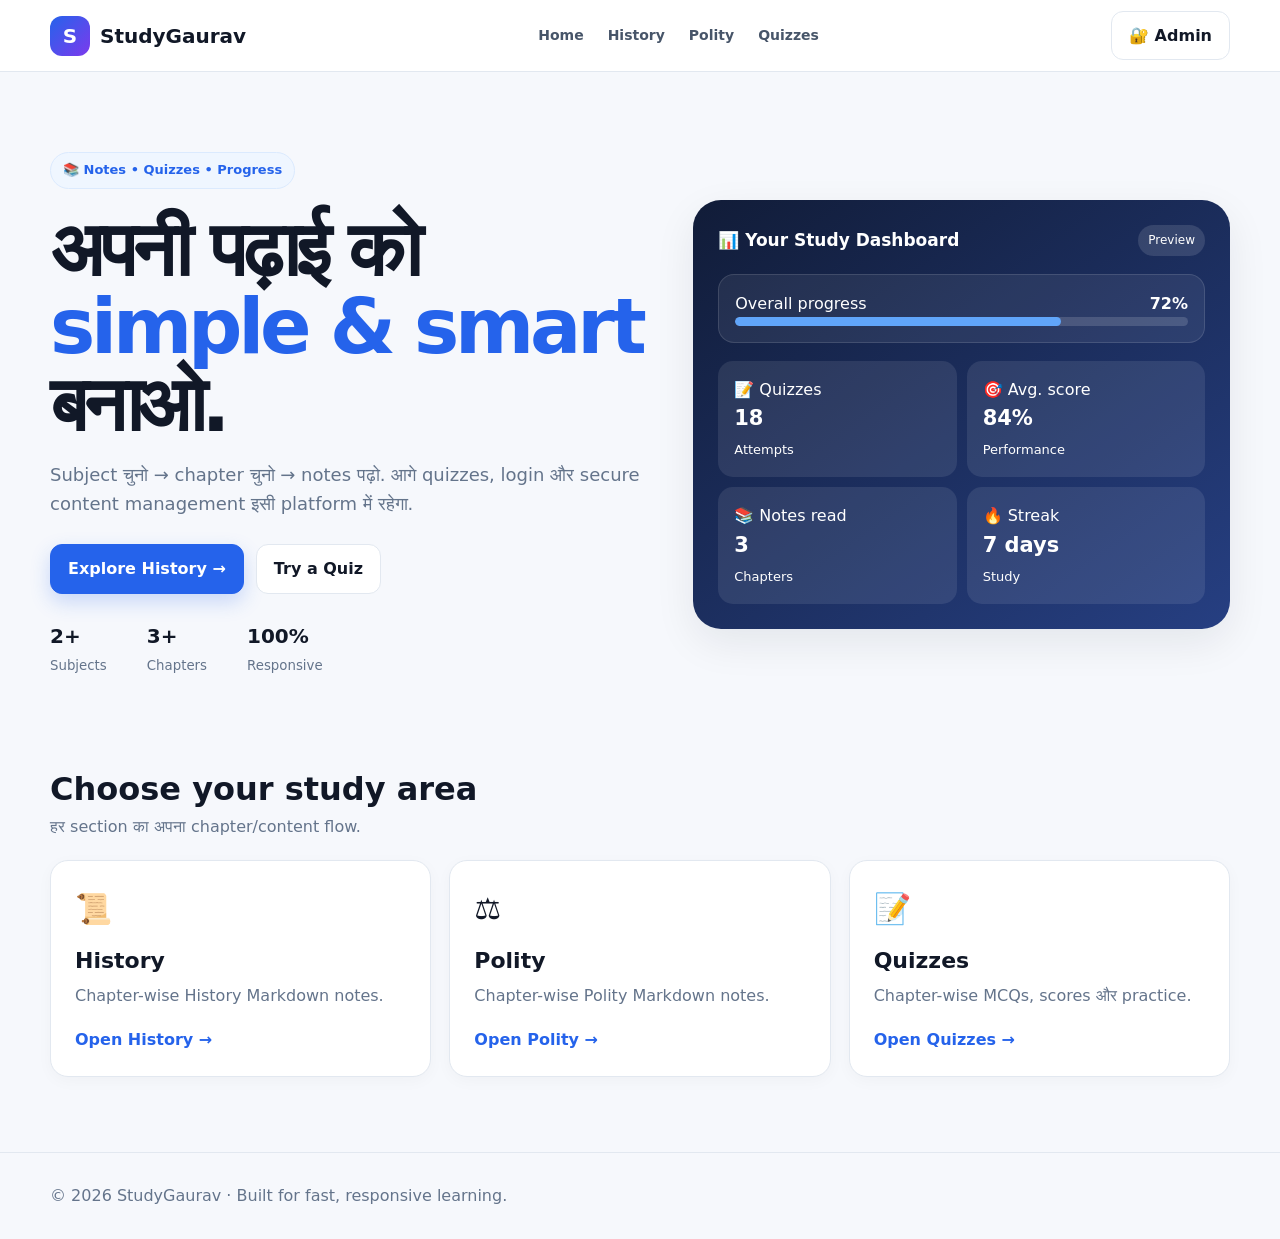
<file: index.html>
<!doctype html>
<html lang="hi">
<head>
<meta charset="utf-8">
<meta name="viewport" content="width=device-width,initial-scale=1">
<meta name="description" content="StudyGaurav — notes, quizzes and progress">
<title>StudyGaurav</title>
<link rel="stylesheet" href="styles.css">
</head>
<body>
<div id="site"></div>
<script src="data.js"></script>
<script src="app.js"></script>
</body>
</html>
</file>
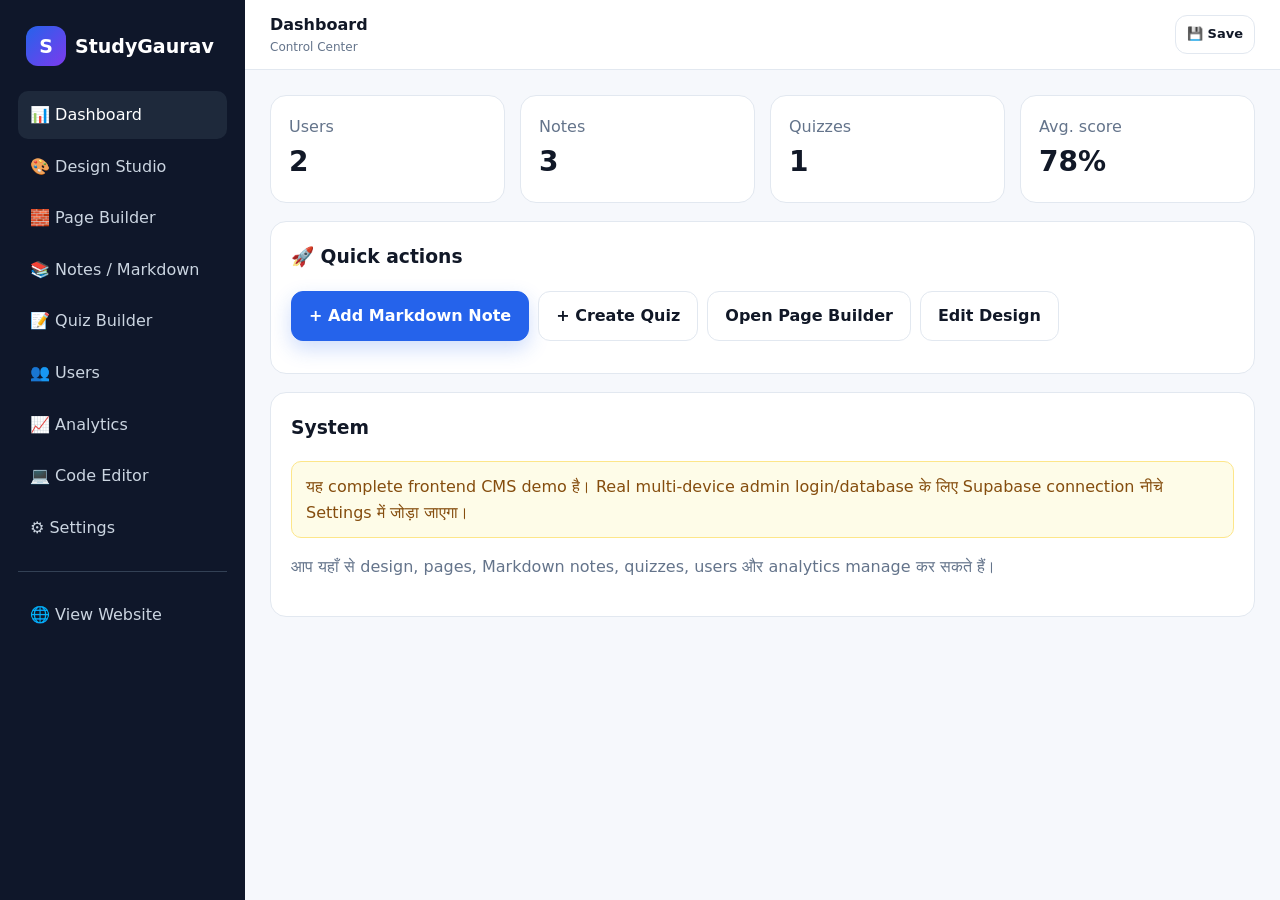
<file: admin.html>
<!doctype html>
<html lang="hi">
<head>
<meta charset="utf-8">
<meta name="viewport" content="width=device-width,initial-scale=1">
<title>StudyGaurav Admin</title>
<link rel="stylesheet" href="styles.css">
</head>
<body class="admin-body">
<div id="admin"></div>
<script src="data.js"></script>
<script src="admin.js"></script>
</body>
</html>
</file>
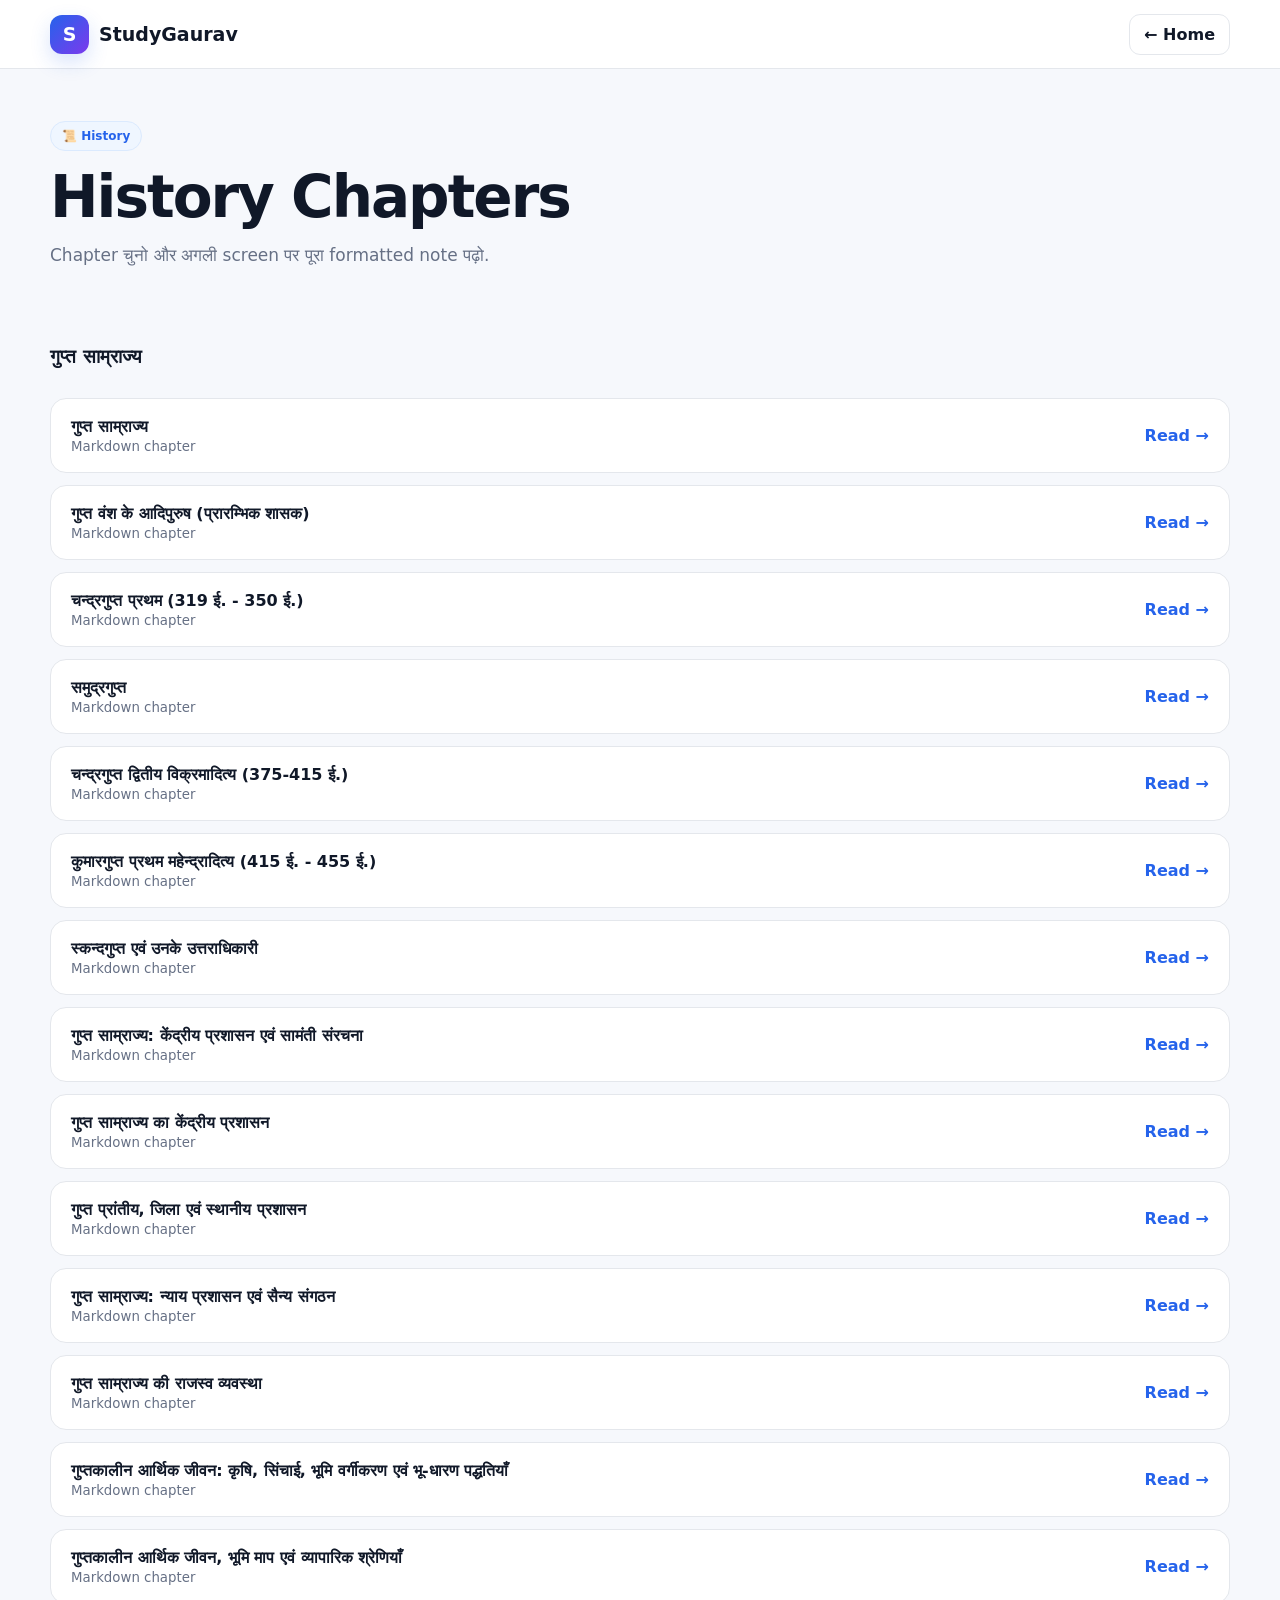
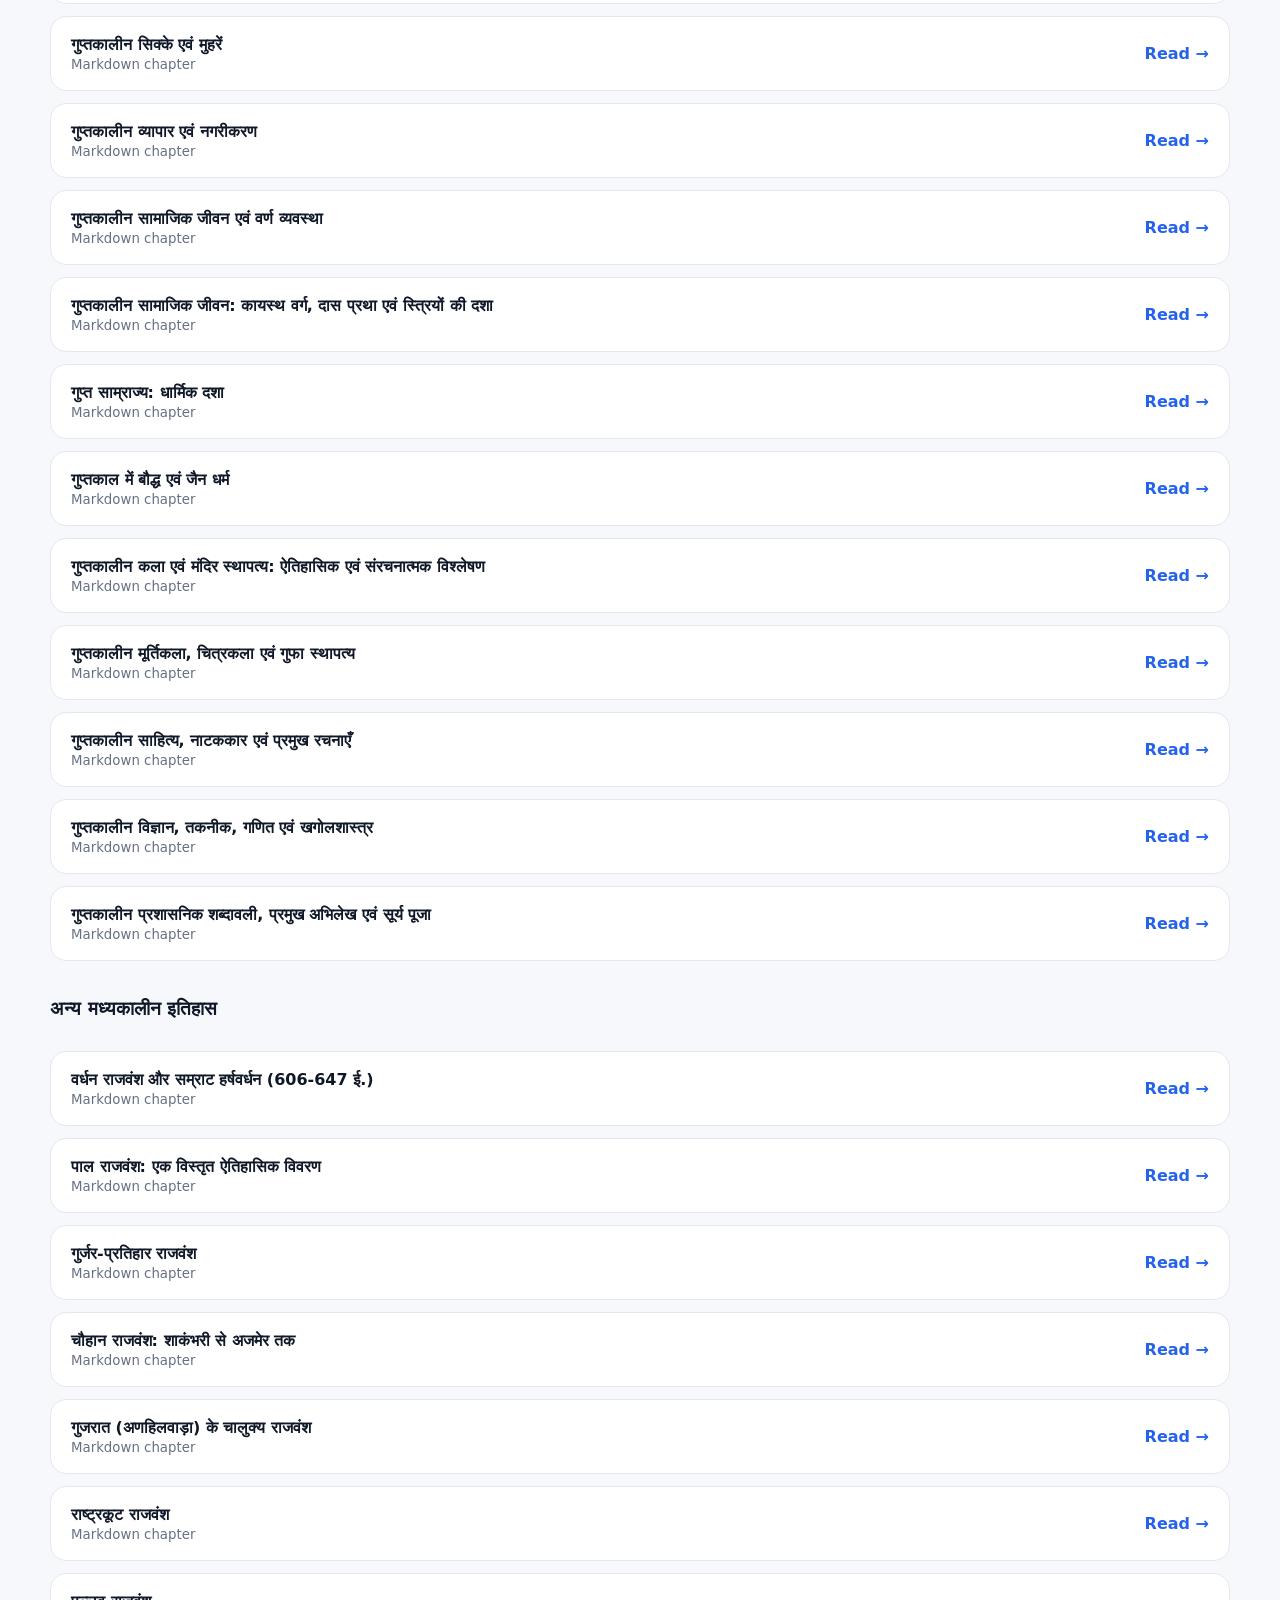
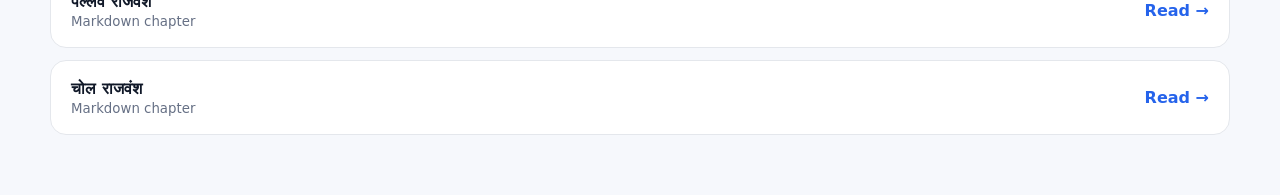
<file: history.html>
<!doctype html><html lang="hi"><head><meta charset="utf-8"><meta name="viewport" content="width=device-width,initial-scale=1"><title>History Chapters — StudyGaurav</title><style>
:root{--bg:#f6f8fc;--surface:#fff;--ink:#101828;--muted:#667085;--line:#e4e7ec;--blue:#2563eb;--blue2:#7c3aed;--soft:#eff6ff;--max:1180px}
*{box-sizing:border-box}html{scroll-behavior:smooth}body{margin:0;background:var(--bg);color:var(--ink);font-family:Inter,system-ui,-apple-system,"Segoe UI",sans-serif}
a{text-decoration:none;color:inherit}.wrap{width:min(var(--max),calc(100% - 28px));margin:auto}
header{position:sticky;top:0;z-index:50;background:rgba(255,255,255,.92);backdrop-filter:blur(14px);border-bottom:1px solid var(--line)}
.nav{height:68px;display:flex;align-items:center;justify-content:space-between;gap:12px}.brand{display:flex;align-items:center;gap:10px;font-weight:900;font-size:19px}
.logo{width:39px;height:39px;border-radius:12px;display:grid;place-items:center;color:white;background:linear-gradient(135deg,var(--blue),var(--blue2));box-shadow:0 8px 20px #2563eb2e}
.btn{display:inline-flex;align-items:center;gap:7px;border:1px solid var(--line);background:#fff;border-radius:11px;padding:10px 14px;font-weight:800}.primary{background:var(--blue);border-color:var(--blue);color:#fff}
.hero{padding:52px 0 30px}.pill{display:inline-block;padding:7px 11px;border-radius:999px;background:var(--soft);color:var(--blue);border:1px solid #dbeafe;font-size:12px;font-weight:850}
h1{font-size:clamp(36px,6vw,58px);line-height:1.05;letter-spacing:-2px;margin:16px 0 10px}.sub{color:var(--muted);font-size:17px;max-width:700px}
.grid{display:grid;grid-template-columns:repeat(3,1fr);gap:18px;padding:25px 0 65px}.card{background:#fff;border:1px solid var(--line);border-radius:20px;padding:24px;box-shadow:0 7px 25px #10182808;transition:.18s transform,.18s box-shadow}.card:hover{transform:translateY(-3px);box-shadow:0 14px 35px #10182812}
.card .ico{font-size:32px}.card h2{margin:12px 0 6px;font-size:22px}.card p{color:var(--muted);font-size:14px;line-height:1.6}.arrow{color:var(--blue);font-weight:850}
.note-list{display:grid;gap:12px;padding:15px 0 60px}.chapter{background:#fff;border:1px solid var(--line);border-radius:16px;padding:18px 20px;display:flex;align-items:center;justify-content:space-between;gap:15px}.chapter:hover{border-color:#93c5fd;background:#fbfdff}.chapter small{display:block;color:var(--muted);margin-top:3px}
.reader{background:#fff;border:1px solid var(--line);border-radius:20px;padding:clamp(20px,4vw,44px);margin:25px 0 65px;box-shadow:0 8px 30px #10182808}.reader h1{font-size:34px}.reader h2{font-size:26px;border-bottom:1px solid var(--line);padding-bottom:7px;margin-top:34px}.reader h3{font-size:19px;margin-top:25px}.reader table{width:100%;border-collapse:collapse;display:block;overflow-x:auto;margin:18px 0}.reader th,.reader td{border:1px solid #dfe3e8;padding:9px 11px;text-align:left;font-size:13px;white-space:nowrap}.reader th{background:#f8fafc}.reader blockquote{border-left:4px solid var(--blue);background:#f8fafc;margin:18px 0;padding:12px 16px;color:#475467}.reader li,.reader p{font-size:15px}.muted{color:var(--muted)}
footer{border-top:1px solid var(--line);background:#fff;padding:28px 0;color:var(--muted);font-size:13px}
@media(max-width:850px){.grid{grid-template-columns:1fr 1fr}}@media(max-width:600px){.grid{grid-template-columns:1fr}.nav{height:60px}.hero{padding:38px 0 20px}.reader{padding:18px}.reader h1{font-size:28px}.reader p,.reader li{font-size:14px}}
</style></head><body><header><div class="wrap nav"><a class="brand" href="index.html"><span class="logo">S</span>StudyGaurav</a><a class="btn" href="index.html">← Home</a></div></header><section class="hero"><div class="wrap"><span class="pill">📜 History</span><h1>History Chapters</h1><p class="sub">Chapter चुनो और अगली screen पर पूरा formatted note पढ़ो.</p></div></section><main class="wrap note-list"><h3>गुप्त साम्राज्य</h3><a class="chapter" href="note.html#0-1"><div><b>गुप्त साम्राज्य</b><small>Markdown chapter</small></div><span class="arrow">Read →</span></a><a class="chapter" href="note.html#0-2"><div><b>गुप्त वंश के आदिपुरुष (प्रारम्भिक शासक)</b><small>Markdown chapter</small></div><span class="arrow">Read →</span></a><a class="chapter" href="note.html#0-3"><div><b>चन्द्रगुप्त प्रथम (319 ई. - 350 ई.)</b><small>Markdown chapter</small></div><span class="arrow">Read →</span></a><a class="chapter" href="note.html#0-4"><div><b>समुद्रगुप्त</b><small>Markdown chapter</small></div><span class="arrow">Read →</span></a><a class="chapter" href="note.html#0-5"><div><b>चन्द्रगुप्त द्वितीय विक्रमादित्य (375-415 ई.)</b><small>Markdown chapter</small></div><span class="arrow">Read →</span></a><a class="chapter" href="note.html#0-6"><div><b>कुमारगुप्त प्रथम महेन्द्रादित्य (415 ई. - 455 ई.)</b><small>Markdown chapter</small></div><span class="arrow">Read →</span></a><a class="chapter" href="note.html#0-7"><div><b>स्कन्दगुप्त एवं उनके उत्तराधिकारी</b><small>Markdown chapter</small></div><span class="arrow">Read →</span></a><a class="chapter" href="note.html#0-8"><div><b>गुप्त साम्राज्य: केंद्रीय प्रशासन एवं सामंती संरचना</b><small>Markdown chapter</small></div><span class="arrow">Read →</span></a><a class="chapter" href="note.html#0-9"><div><b>गुप्त साम्राज्य का केंद्रीय प्रशासन</b><small>Markdown chapter</small></div><span class="arrow">Read →</span></a><a class="chapter" href="note.html#0-10"><div><b>गुप्त प्रांतीय, जिला एवं स्थानीय प्रशासन</b><small>Markdown chapter</small></div><span class="arrow">Read →</span></a><a class="chapter" href="note.html#0-11"><div><b>गुप्त साम्राज्य: न्याय प्रशासन एवं सैन्य संगठन</b><small>Markdown chapter</small></div><span class="arrow">Read →</span></a><a class="chapter" href="note.html#0-12"><div><b>गुप्त साम्राज्य की राजस्व व्यवस्था</b><small>Markdown chapter</small></div><span class="arrow">Read →</span></a><a class="chapter" href="note.html#0-13"><div><b>गुप्तकालीन आर्थिक जीवन: कृषि, सिंचाई, भूमि वर्गीकरण एवं भू-धारण पद्धतियाँ</b><small>Markdown chapter</small></div><span class="arrow">Read →</span></a><a class="chapter" href="note.html#0-14"><div><b>गुप्तकालीन आर्थिक जीवन, भूमि माप एवं व्यापारिक श्रेणियाँ</b><small>Markdown chapter</small></div><span class="arrow">Read →</span></a><a class="chapter" href="note.html#0-15"><div><b>गुप्तकालीन सिक्के एवं मुहरें</b><small>Markdown chapter</small></div><span class="arrow">Read →</span></a><a class="chapter" href="note.html#0-16"><div><b>गुप्तकालीन व्यापार एवं नगरीकरण</b><small>Markdown chapter</small></div><span class="arrow">Read →</span></a><a class="chapter" href="note.html#0-17"><div><b>गुप्तकालीन सामाजिक जीवन एवं वर्ण व्यवस्था</b><small>Markdown chapter</small></div><span class="arrow">Read →</span></a><a class="chapter" href="note.html#0-18"><div><b>गुप्तकालीन सामाजिक जीवन: कायस्थ वर्ग, दास प्रथा एवं स्त्रियों की दशा</b><small>Markdown chapter</small></div><span class="arrow">Read →</span></a><a class="chapter" href="note.html#0-19"><div><b>गुप्त साम्राज्य: धार्मिक दशा</b><small>Markdown chapter</small></div><span class="arrow">Read →</span></a><a class="chapter" href="note.html#0-20"><div><b>गुप्तकाल में बौद्ध एवं जैन धर्म</b><small>Markdown chapter</small></div><span class="arrow">Read →</span></a><a class="chapter" href="note.html#0-21"><div><b>गुप्तकालीन कला एवं मंदिर स्थापत्य: ऐतिहासिक एवं संरचनात्मक विश्लेषण</b><small>Markdown chapter</small></div><span class="arrow">Read →</span></a><a class="chapter" href="note.html#0-22"><div><b>गुप्तकालीन मूर्तिकला, चित्रकला एवं गुफा स्थापत्य</b><small>Markdown chapter</small></div><span class="arrow">Read →</span></a><a class="chapter" href="note.html#0-23"><div><b>गुप्तकालीन साहित्य, नाटककार एवं प्रमुख रचनाएँ</b><small>Markdown chapter</small></div><span class="arrow">Read →</span></a><a class="chapter" href="note.html#0-24"><div><b>गुप्तकालीन विज्ञान, तकनीक, गणित एवं खगोलशास्त्र</b><small>Markdown chapter</small></div><span class="arrow">Read →</span></a><a class="chapter" href="note.html#0-25"><div><b>गुप्तकालीन प्रशासनिक शब्दावली, प्रमुख अभिलेख एवं सूर्य पूजा</b><small>Markdown chapter</small></div><span class="arrow">Read →</span></a><h3 style="margin-top:25px">अन्य मध्यकालीन इतिहास</h3><a class="chapter" href="note.html#1-1"><div><b>वर्धन राजवंश और सम्राट हर्षवर्धन (606-647 ई.)</b><small>Markdown chapter</small></div><span class="arrow">Read →</span></a><a class="chapter" href="note.html#1-2"><div><b>पाल राजवंश: एक विस्तृत ऐतिहासिक विवरण</b><small>Markdown chapter</small></div><span class="arrow">Read →</span></a><a class="chapter" href="note.html#1-3"><div><b>गुर्जर-प्रतिहार राजवंश</b><small>Markdown chapter</small></div><span class="arrow">Read →</span></a><a class="chapter" href="note.html#1-4"><div><b>चौहान राजवंश: शाकंभरी से अजमेर तक</b><small>Markdown chapter</small></div><span class="arrow">Read →</span></a><a class="chapter" href="note.html#1-5"><div><b>गुजरात (अणहिलवाड़ा) के चालुक्य राजवंश</b><small>Markdown chapter</small></div><span class="arrow">Read →</span></a><a class="chapter" href="note.html#1-6"><div><b>राष्ट्रकूट राजवंश</b><small>Markdown chapter</small></div><span class="arrow">Read →</span></a><a class="chapter" href="note.html#1-7"><div><b>पल्लव राजवंश</b><small>Markdown chapter</small></div><span class="arrow">Read →</span></a><a class="chapter" href="note.html#1-8"><div><b>चोल राजवंश</b><small>Markdown chapter</small></div><span class="arrow">Read →</span></a></main></body></html>
</file>
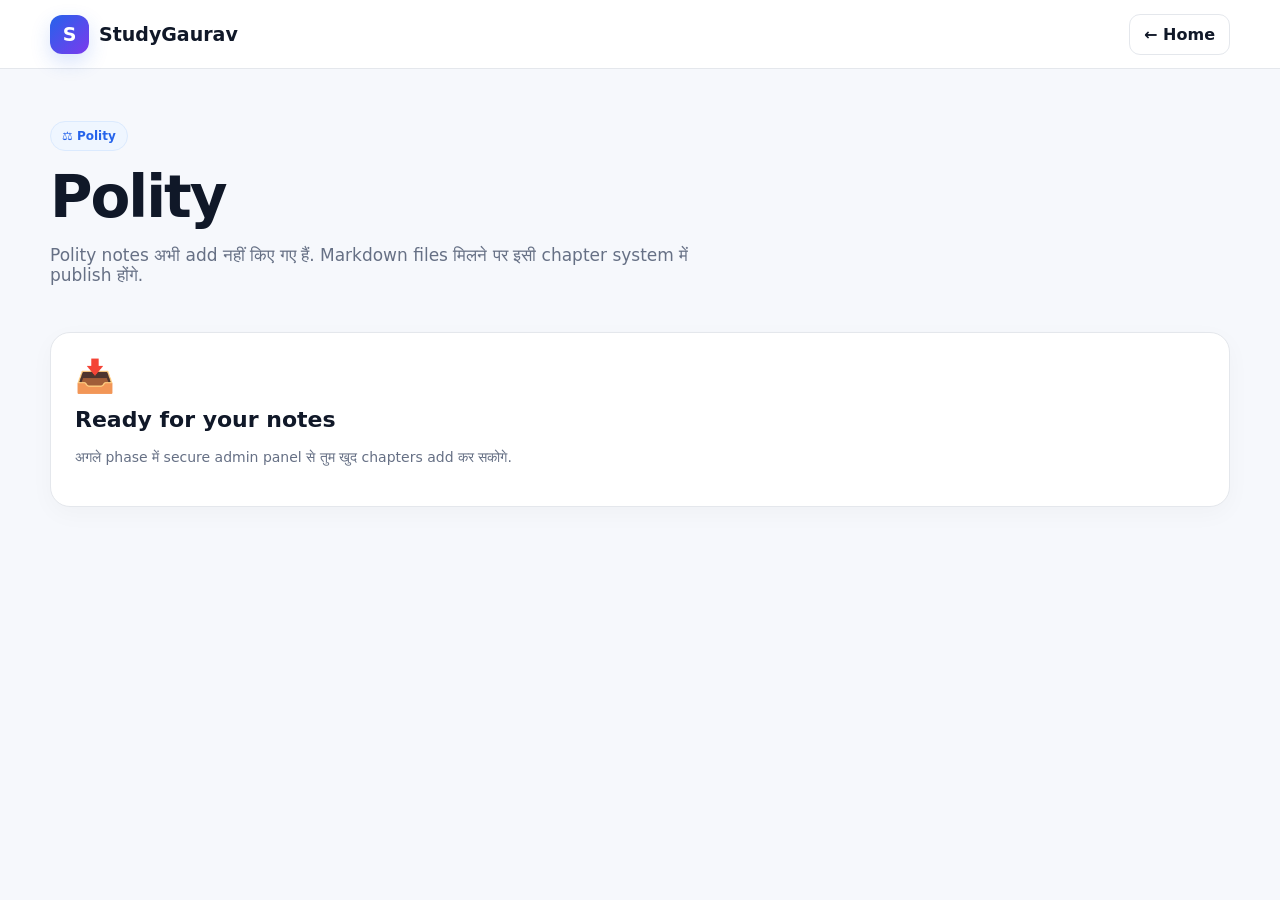
<file: polity.html>
<!doctype html><html lang="hi"><head><meta charset="utf-8"><meta name="viewport" content="width=device-width,initial-scale=1"><title>Polity — StudyGaurav</title><style>
:root{--bg:#f6f8fc;--surface:#fff;--ink:#101828;--muted:#667085;--line:#e4e7ec;--blue:#2563eb;--blue2:#7c3aed;--soft:#eff6ff;--max:1180px}
*{box-sizing:border-box}html{scroll-behavior:smooth}body{margin:0;background:var(--bg);color:var(--ink);font-family:Inter,system-ui,-apple-system,"Segoe UI",sans-serif}
a{text-decoration:none;color:inherit}.wrap{width:min(var(--max),calc(100% - 28px));margin:auto}
header{position:sticky;top:0;z-index:50;background:rgba(255,255,255,.92);backdrop-filter:blur(14px);border-bottom:1px solid var(--line)}
.nav{height:68px;display:flex;align-items:center;justify-content:space-between;gap:12px}.brand{display:flex;align-items:center;gap:10px;font-weight:900;font-size:19px}
.logo{width:39px;height:39px;border-radius:12px;display:grid;place-items:center;color:white;background:linear-gradient(135deg,var(--blue),var(--blue2));box-shadow:0 8px 20px #2563eb2e}
.btn{display:inline-flex;align-items:center;gap:7px;border:1px solid var(--line);background:#fff;border-radius:11px;padding:10px 14px;font-weight:800}.primary{background:var(--blue);border-color:var(--blue);color:#fff}
.hero{padding:52px 0 30px}.pill{display:inline-block;padding:7px 11px;border-radius:999px;background:var(--soft);color:var(--blue);border:1px solid #dbeafe;font-size:12px;font-weight:850}
h1{font-size:clamp(36px,6vw,58px);line-height:1.05;letter-spacing:-2px;margin:16px 0 10px}.sub{color:var(--muted);font-size:17px;max-width:700px}
.grid{display:grid;grid-template-columns:repeat(3,1fr);gap:18px;padding:25px 0 65px}.card{background:#fff;border:1px solid var(--line);border-radius:20px;padding:24px;box-shadow:0 7px 25px #10182808;transition:.18s transform,.18s box-shadow}.card:hover{transform:translateY(-3px);box-shadow:0 14px 35px #10182812}
.card .ico{font-size:32px}.card h2{margin:12px 0 6px;font-size:22px}.card p{color:var(--muted);font-size:14px;line-height:1.6}.arrow{color:var(--blue);font-weight:850}
.note-list{display:grid;gap:12px;padding:15px 0 60px}.chapter{background:#fff;border:1px solid var(--line);border-radius:16px;padding:18px 20px;display:flex;align-items:center;justify-content:space-between;gap:15px}.chapter:hover{border-color:#93c5fd;background:#fbfdff}.chapter small{display:block;color:var(--muted);margin-top:3px}
.reader{background:#fff;border:1px solid var(--line);border-radius:20px;padding:clamp(20px,4vw,44px);margin:25px 0 65px;box-shadow:0 8px 30px #10182808}.reader h1{font-size:34px}.reader h2{font-size:26px;border-bottom:1px solid var(--line);padding-bottom:7px;margin-top:34px}.reader h3{font-size:19px;margin-top:25px}.reader table{width:100%;border-collapse:collapse;display:block;overflow-x:auto;margin:18px 0}.reader th,.reader td{border:1px solid #dfe3e8;padding:9px 11px;text-align:left;font-size:13px;white-space:nowrap}.reader th{background:#f8fafc}.reader blockquote{border-left:4px solid var(--blue);background:#f8fafc;margin:18px 0;padding:12px 16px;color:#475467}.reader li,.reader p{font-size:15px}.muted{color:var(--muted)}
footer{border-top:1px solid var(--line);background:#fff;padding:28px 0;color:var(--muted);font-size:13px}
@media(max-width:850px){.grid{grid-template-columns:1fr 1fr}}@media(max-width:600px){.grid{grid-template-columns:1fr}.nav{height:60px}.hero{padding:38px 0 20px}.reader{padding:18px}.reader h1{font-size:28px}.reader p,.reader li{font-size:14px}}
</style></head><body><header><div class="wrap nav"><a class="brand" href="index.html"><span class="logo">S</span>StudyGaurav</a><a class="btn" href="index.html">← Home</a></div></header><section class="hero"><div class="wrap"><span class="pill">⚖️ Polity</span><h1>Polity</h1><p class="sub">Polity notes अभी add नहीं किए गए हैं. Markdown files मिलने पर इसी chapter system में publish होंगे.</p></div></section><main class="wrap"><div class="card" style="margin-bottom:60px"><div class="ico">📥</div><h2>Ready for your notes</h2><p>अगले phase में secure admin panel से तुम खुद chapters add कर सकोगे.</p></div></main></body></html>
</file>
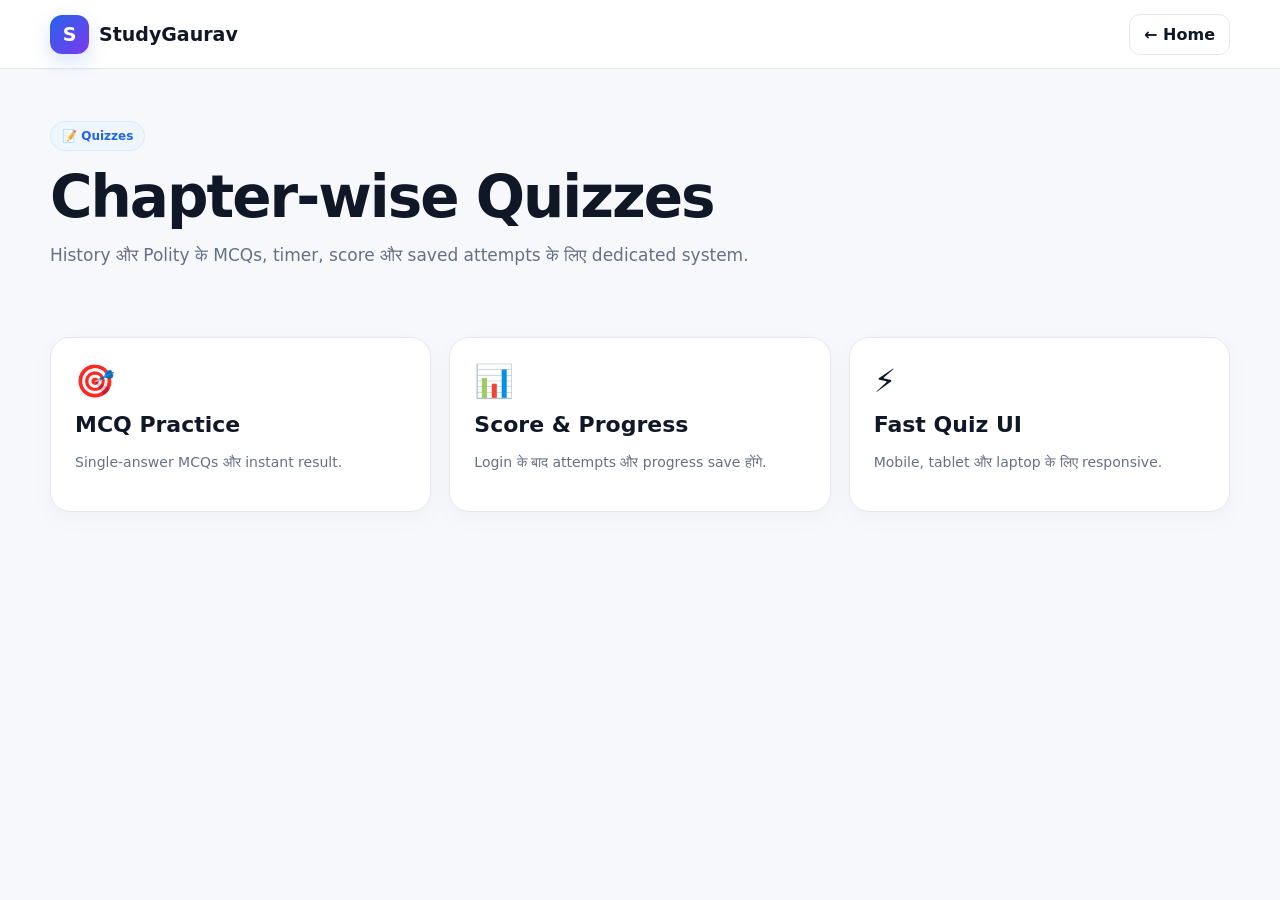
<file: quiz.html>
<!doctype html><html lang="hi"><head><meta charset="utf-8"><meta name="viewport" content="width=device-width,initial-scale=1"><title>Quizzes — StudyGaurav</title><style>
:root{--bg:#f6f8fc;--surface:#fff;--ink:#101828;--muted:#667085;--line:#e4e7ec;--blue:#2563eb;--blue2:#7c3aed;--soft:#eff6ff;--max:1180px}
*{box-sizing:border-box}html{scroll-behavior:smooth}body{margin:0;background:var(--bg);color:var(--ink);font-family:Inter,system-ui,-apple-system,"Segoe UI",sans-serif}
a{text-decoration:none;color:inherit}.wrap{width:min(var(--max),calc(100% - 28px));margin:auto}
header{position:sticky;top:0;z-index:50;background:rgba(255,255,255,.92);backdrop-filter:blur(14px);border-bottom:1px solid var(--line)}
.nav{height:68px;display:flex;align-items:center;justify-content:space-between;gap:12px}.brand{display:flex;align-items:center;gap:10px;font-weight:900;font-size:19px}
.logo{width:39px;height:39px;border-radius:12px;display:grid;place-items:center;color:white;background:linear-gradient(135deg,var(--blue),var(--blue2));box-shadow:0 8px 20px #2563eb2e}
.btn{display:inline-flex;align-items:center;gap:7px;border:1px solid var(--line);background:#fff;border-radius:11px;padding:10px 14px;font-weight:800}.primary{background:var(--blue);border-color:var(--blue);color:#fff}
.hero{padding:52px 0 30px}.pill{display:inline-block;padding:7px 11px;border-radius:999px;background:var(--soft);color:var(--blue);border:1px solid #dbeafe;font-size:12px;font-weight:850}
h1{font-size:clamp(36px,6vw,58px);line-height:1.05;letter-spacing:-2px;margin:16px 0 10px}.sub{color:var(--muted);font-size:17px;max-width:700px}
.grid{display:grid;grid-template-columns:repeat(3,1fr);gap:18px;padding:25px 0 65px}.card{background:#fff;border:1px solid var(--line);border-radius:20px;padding:24px;box-shadow:0 7px 25px #10182808;transition:.18s transform,.18s box-shadow}.card:hover{transform:translateY(-3px);box-shadow:0 14px 35px #10182812}
.card .ico{font-size:32px}.card h2{margin:12px 0 6px;font-size:22px}.card p{color:var(--muted);font-size:14px;line-height:1.6}.arrow{color:var(--blue);font-weight:850}
.note-list{display:grid;gap:12px;padding:15px 0 60px}.chapter{background:#fff;border:1px solid var(--line);border-radius:16px;padding:18px 20px;display:flex;align-items:center;justify-content:space-between;gap:15px}.chapter:hover{border-color:#93c5fd;background:#fbfdff}.chapter small{display:block;color:var(--muted);margin-top:3px}
.reader{background:#fff;border:1px solid var(--line);border-radius:20px;padding:clamp(20px,4vw,44px);margin:25px 0 65px;box-shadow:0 8px 30px #10182808}.reader h1{font-size:34px}.reader h2{font-size:26px;border-bottom:1px solid var(--line);padding-bottom:7px;margin-top:34px}.reader h3{font-size:19px;margin-top:25px}.reader table{width:100%;border-collapse:collapse;display:block;overflow-x:auto;margin:18px 0}.reader th,.reader td{border:1px solid #dfe3e8;padding:9px 11px;text-align:left;font-size:13px;white-space:nowrap}.reader th{background:#f8fafc}.reader blockquote{border-left:4px solid var(--blue);background:#f8fafc;margin:18px 0;padding:12px 16px;color:#475467}.reader li,.reader p{font-size:15px}.muted{color:var(--muted)}
footer{border-top:1px solid var(--line);background:#fff;padding:28px 0;color:var(--muted);font-size:13px}
@media(max-width:850px){.grid{grid-template-columns:1fr 1fr}}@media(max-width:600px){.grid{grid-template-columns:1fr}.nav{height:60px}.hero{padding:38px 0 20px}.reader{padding:18px}.reader h1{font-size:28px}.reader p,.reader li{font-size:14px}}
</style></head><body><header><div class="wrap nav"><a class="brand" href="index.html"><span class="logo">S</span>StudyGaurav</a><a class="btn" href="index.html">← Home</a></div></header><section class="hero"><div class="wrap"><span class="pill">📝 Quizzes</span><h1>Chapter-wise Quizzes</h1><p class="sub">History और Polity के MCQs, timer, score और saved attempts के लिए dedicated system.</p></div></section><main class="wrap grid"><div class="card"><div class="ico">🎯</div><h2>MCQ Practice</h2><p>Single-answer MCQs और instant result.</p></div><div class="card"><div class="ico">📊</div><h2>Score & Progress</h2><p>Login के बाद attempts और progress save होंगे.</p></div><div class="card"><div class="ico">⚡</div><h2>Fast Quiz UI</h2><p>Mobile, tablet और laptop के लिए responsive.</p></div></main></body></html>
</file>
<file: styles.css>
/* StudyGaurav Complete CMS — no framework, fast and responsive */
:root{
 --primary:#2563eb;--secondary:#7c3aed;--bg:#f6f8fc;--surface:#fff;--text:#111827;
 --muted:#64748b;--border:#e2e8f0;--radius:18px;--shadow:0 14px 40px rgba(15,23,42,.08);
 --max:1180px;--font:Inter,system-ui,-apple-system,BlinkMacSystemFont,"Segoe UI",sans-serif
}
*{box-sizing:border-box}html{scroll-behavior:smooth}body{margin:0;background:var(--bg);color:var(--text);font-family:var(--font);line-height:1.6}
button,input,textarea,select{font:inherit}button{cursor:pointer}
a{color:inherit;text-decoration:none}.container{width:min(var(--max),calc(100% - 32px));margin:auto}
.topbar{background:#0f172a;color:#fff;text-align:center;padding:8px 16px;font-size:13px}
.nav{height:72px;background:rgba(255,255,255,.94);backdrop-filter:blur(12px);border-bottom:1px solid var(--border);display:flex;align-items:center}
.nav-inner{display:flex;align-items:center;justify-content:space-between;gap:20px}
.brand{display:flex;align-items:center;gap:10px;font-weight:800;font-size:20px}.logo{width:40px;height:40px;border-radius:12px;background:linear-gradient(135deg,var(--primary),var(--secondary));color:#fff;display:grid;place-items:center;font-weight:900}
.nav-links{display:flex;gap:24px;color:#475569;font-weight:600;font-size:14px}.nav-actions{display:flex;gap:10px}
.btn{border:1px solid var(--border);background:#fff;padding:11px 17px;border-radius:12px;font-weight:750;color:var(--text);display:inline-flex;align-items:center;justify-content:center;gap:7px}
.btn.primary{background:var(--primary);color:#fff;border-color:var(--primary);box-shadow:0 8px 20px rgba(37,99,235,.22)}
.btn.ghost{background:transparent}.btn.danger{color:#b91c1c}.btn.small{padding:8px 11px;font-size:13px}
.hero{padding:80px 0 50px}.hero-grid{display:grid;grid-template-columns:1.05fr .95fr;gap:50px;align-items:center}
.badge{display:inline-flex;border:1px solid #dbeafe;background:#eff6ff;color:var(--primary);padding:7px 12px;border-radius:999px;font-weight:750;font-size:13px}
.hero h1{font-size:clamp(42px,6vw,76px);line-height:1.02;letter-spacing:-.055em;margin:22px 0 18px}.hero h1 span{color:var(--primary)}
.hero p{font-size:18px;color:#64748b;max-width:690px}.hero-actions{display:flex;gap:12px;flex-wrap:wrap;margin:25px 0}
.stats{display:flex;gap:40px;margin-top:26px}.stat strong{display:block;font-size:20px}.stat small{color:var(--muted)}
.dashboard-card{background:linear-gradient(145deg,#111c38,#263f82);color:#fff;border-radius:28px;padding:25px;box-shadow:var(--shadow)}.dash-head{display:flex;justify-content:space-between;align-items:center}.dash-head strong{font-size:17px}.preview-pill{background:rgba(255,255,255,.12);padding:6px 10px;border-radius:999px;font-size:12px}.progress-box{margin:18px 0;padding:16px;border:1px solid rgba(255,255,255,.12);background:rgba(255,255,255,.07);border-radius:16px}.progress-track{height:9px;background:rgba(255,255,255,.15);border-radius:99px;overflow:hidden}.progress-track i{display:block;height:100%;width:72%;background:#60a5fa;border-radius:99px}.metric-grid{display:grid;grid-template-columns:1fr 1fr;gap:10px}.metric{padding:16px;background:rgba(255,255,255,.09);border-radius:15px}.metric b{display:block;font-size:21px}.metric span{font-size:13px}
.section{padding:45px 0}.section-head{display:flex;align-items:end;justify-content:space-between;gap:20px;margin-bottom:20px}.section-head h2{font-size:32px;line-height:1.1;margin:0}.section-head p{color:var(--muted);margin:7px 0 0}.cards{display:grid;grid-template-columns:repeat(3,1fr);gap:18px}.card{background:var(--surface);border:1px solid var(--border);border-radius:var(--radius);padding:24px;box-shadow:0 4px 16px rgba(15,23,42,.03)}.card:hover{transform:translateY(-2px);box-shadow:var(--shadow);transition:.2s}.card-icon{font-size:30px}.card h3{margin:10px 0 5px;font-size:22px}.card p{color:var(--muted);margin:0 0 18px}
.page{padding:45px 0}.page-title{font-size:clamp(38px,5vw,58px);margin:10px 0}.muted{color:var(--muted)}.chapter-list{display:grid;gap:12px;margin-top:30px}.chapter{background:#fff;border:1px solid var(--border);border-radius:16px;padding:18px 20px;display:flex;align-items:center;justify-content:space-between;gap:15px}.chapter:hover{border-color:#bfdbfe}.chapter small{display:block;color:var(--muted)}
.note-shell{background:#fff;border:1px solid var(--border);border-radius:24px;padding:clamp(22px,4vw,46px);box-shadow:0 5px 20px rgba(15,23,42,.04)}.markdown{max-width:900px;margin:auto}.markdown h1{font-size:clamp(34px,5vw,52px);line-height:1.1}.markdown h2{font-size:30px;border-bottom:1px solid var(--border);padding-bottom:7px;margin-top:40px}.markdown h3{font-size:23px;margin-top:28px}.markdown p,.markdown li{font-size:17px}.markdown table{width:100%;border-collapse:collapse;margin:20px 0;display:block;overflow:auto}.markdown th,.markdown td{border:1px solid var(--border);padding:10px;text-align:left}.markdown th{background:#f8fafc}.markdown blockquote{margin:20px 0;padding:12px 18px;border-left:4px solid var(--primary);background:#eff6ff}.markdown code{background:#f1f5f9;padding:2px 5px;border-radius:5px}.markdown pre{background:#0f172a;color:#e2e8f0;padding:18px;border-radius:14px;overflow:auto}.markdown img{max-width:100%;border-radius:14px}
.quiz-question{margin:18px 0}.option{display:block;width:100%;text-align:left;margin:8px 0;padding:13px;border:1px solid var(--border);background:#fff;border-radius:12px}.option.selected{border-color:var(--primary);background:#eff6ff}.result{padding:20px;border-radius:16px;background:#eff6ff;margin-top:20px}
.footer{border-top:1px solid var(--border);padding:30px 0;color:var(--muted);margin-top:30px}

.admin-layout{min-height:100vh;display:grid;grid-template-columns:245px 1fr}.sidebar{background:#0f172a;color:#cbd5e1;padding:18px;position:sticky;top:0;height:100vh}.admin-brand{color:#fff;font-weight:850;font-size:19px;display:flex;align-items:center;gap:9px;margin:8px 8px 25px}.side-link{display:flex;gap:10px;padding:11px 12px;border-radius:10px;margin:4px 0;color:#cbd5e1;border:0;background:transparent;width:100%;text-align:left}.side-link.active,.side-link:hover{background:#1e293b;color:#fff}.admin-main{min-width:0}.admin-top{height:70px;background:#fff;border-bottom:1px solid var(--border);display:flex;align-items:center;justify-content:space-between;padding:0 25px;position:sticky;top:0;z-index:5}.admin-content{padding:25px;max-width:1450px}.admin-grid{display:grid;grid-template-columns:repeat(4,1fr);gap:15px}.kpi{background:#fff;border:1px solid var(--border);padding:18px;border-radius:16px}.kpi b{font-size:28px;display:block}.panel{background:#fff;border:1px solid var(--border);border-radius:16px;padding:20px;margin-top:18px}.panel h3{margin-top:0}.form-grid{display:grid;grid-template-columns:1fr 1fr;gap:14px}.field{display:grid;gap:6px}.field label{font-weight:700;font-size:13px}.field input,.field textarea,.field select{width:100%;border:1px solid var(--border);border-radius:10px;padding:11px;background:#fff}.field textarea{min-height:180px;resize:vertical}.full{grid-column:1/-1}.toolbar{display:flex;flex-wrap:wrap;gap:9px;margin:12px 0}.split{display:grid;grid-template-columns:1fr 1fr;gap:16px}.preview{background:#fff;border:1px solid var(--border);border-radius:12px;padding:18px;min-height:300px;overflow:auto}.builder{display:grid;grid-template-columns:240px 1fr 290px;gap:15px}.palette,.inspector{background:#fff;border:1px solid var(--border);border-radius:14px;padding:15px}.palette-item{padding:11px;border:1px dashed #cbd5e1;border-radius:10px;margin:8px 0;background:#f8fafc}.canvas{background:#e2e8f0;border-radius:14px;padding:20px;min-height:500px}.builder-block{background:#fff;border:2px solid transparent;border-radius:12px;padding:18px;margin-bottom:10px;position:relative}.builder-block.selected{border-color:var(--primary)}.block-actions{position:absolute;right:8px;top:8px;display:flex;gap:5px}.tiny{padding:4px 7px;border:1px solid var(--border);background:#fff;border-radius:7px}.table-wrap{overflow:auto}.data-table{width:100%;border-collapse:collapse}.data-table th,.data-table td{padding:11px;border-bottom:1px solid var(--border);text-align:left;white-space:nowrap}.login-wrap{min-height:100vh;display:grid;place-items:center;padding:20px}.login-card{width:min(430px,100%);background:#fff;border:1px solid var(--border);border-radius:20px;padding:28px;box-shadow:var(--shadow)}
.notice{padding:12px 14px;border-radius:10px;background:#fefce8;border:1px solid #fde68a;color:#854d0e;margin-bottom:15px}
.hidden{display:none!important}
@media(max-width:950px){.hero-grid{grid-template-columns:1fr}.cards{grid-template-columns:1fr 1fr}.admin-layout{grid-template-columns:1fr}.sidebar{height:auto;position:relative}.admin-grid{grid-template-columns:1fr 1fr}.builder{grid-template-columns:1fr}.palette,.inspector{display:none}.nav-links{display:none}}
@media(max-width:640px){.container{width:min(100% - 22px,var(--max))}.hero{padding:45px 0 25px}.hero h1{font-size:43px}.hero p{font-size:16px}.stats{gap:20px;flex-wrap:wrap}.cards{grid-template-columns:1fr}.metric-grid{grid-template-columns:1fr 1fr}.chapter{align-items:flex-start}.form-grid,.split{grid-template-columns:1fr}.admin-content{padding:15px}.admin-grid{grid-template-columns:1fr 1fr}.admin-top{padding:0 15px}.nav-actions .btn:first-child{display:none}}
</file>
